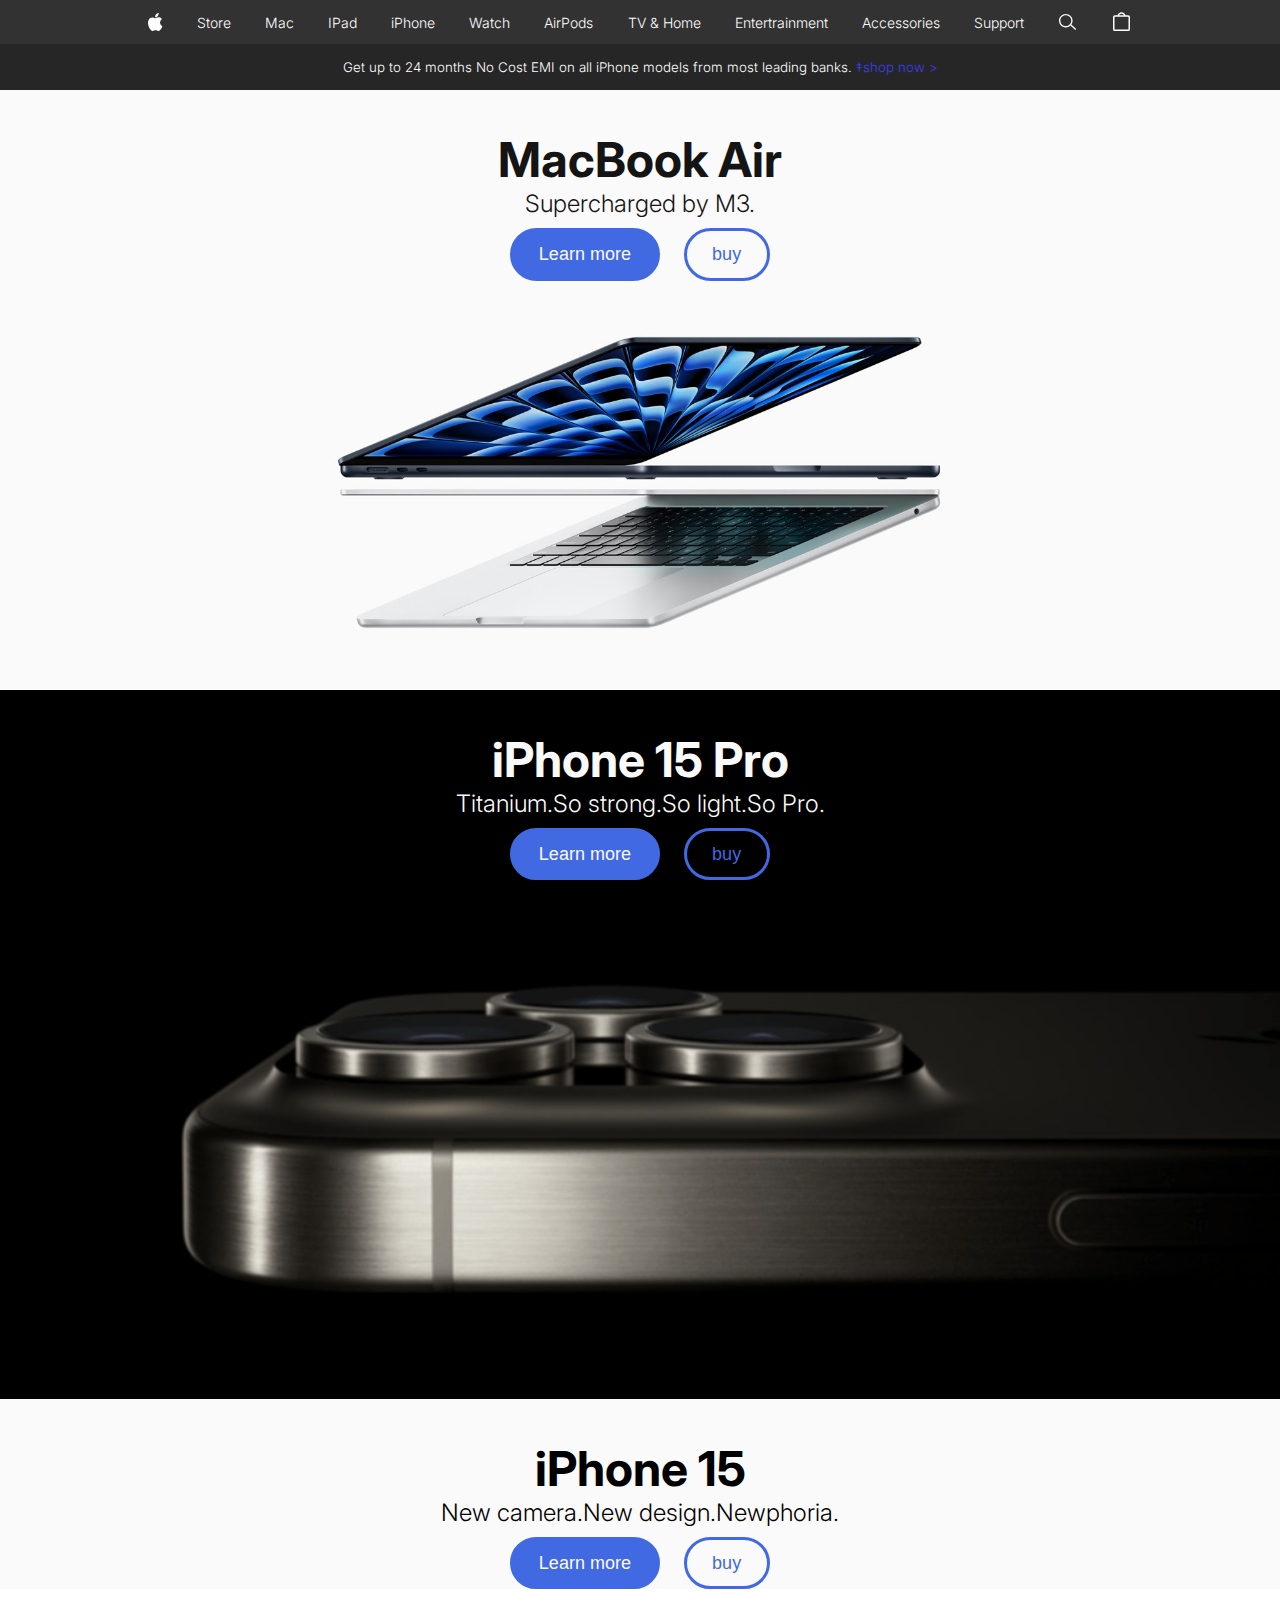
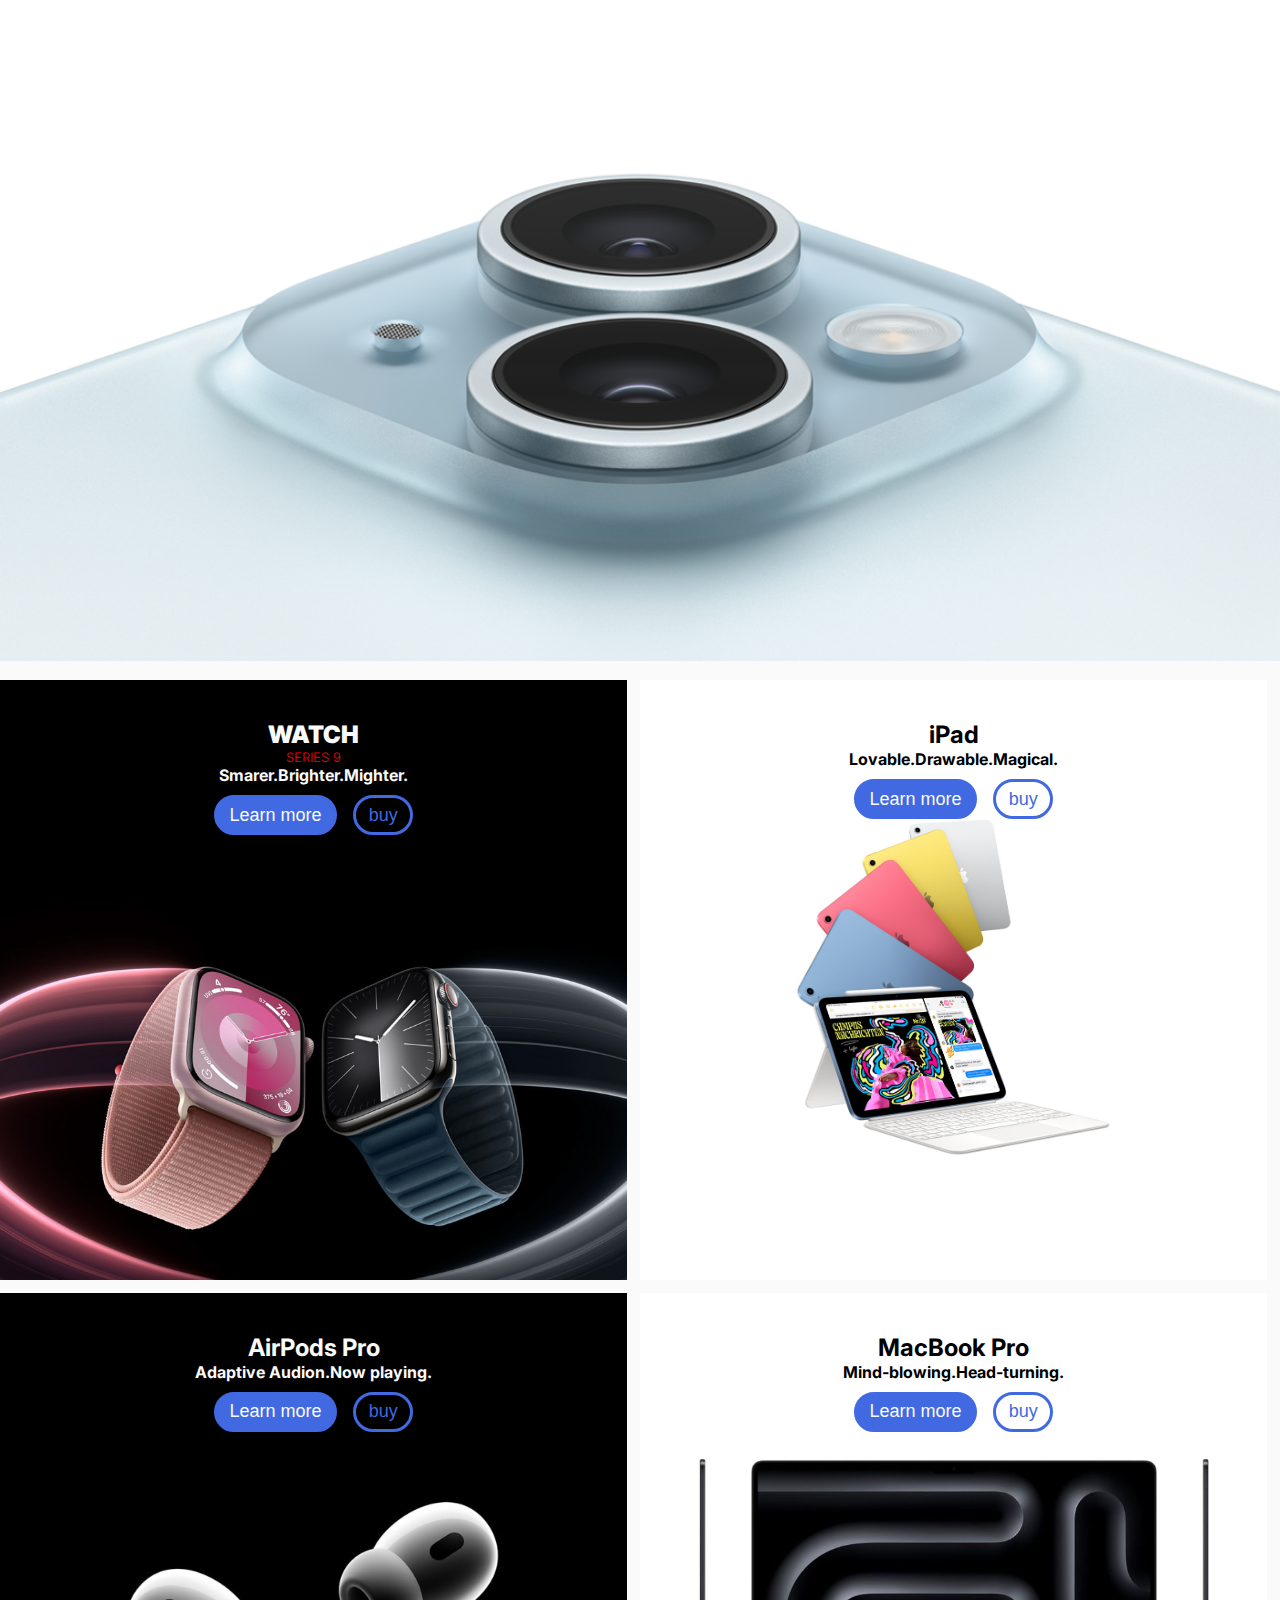
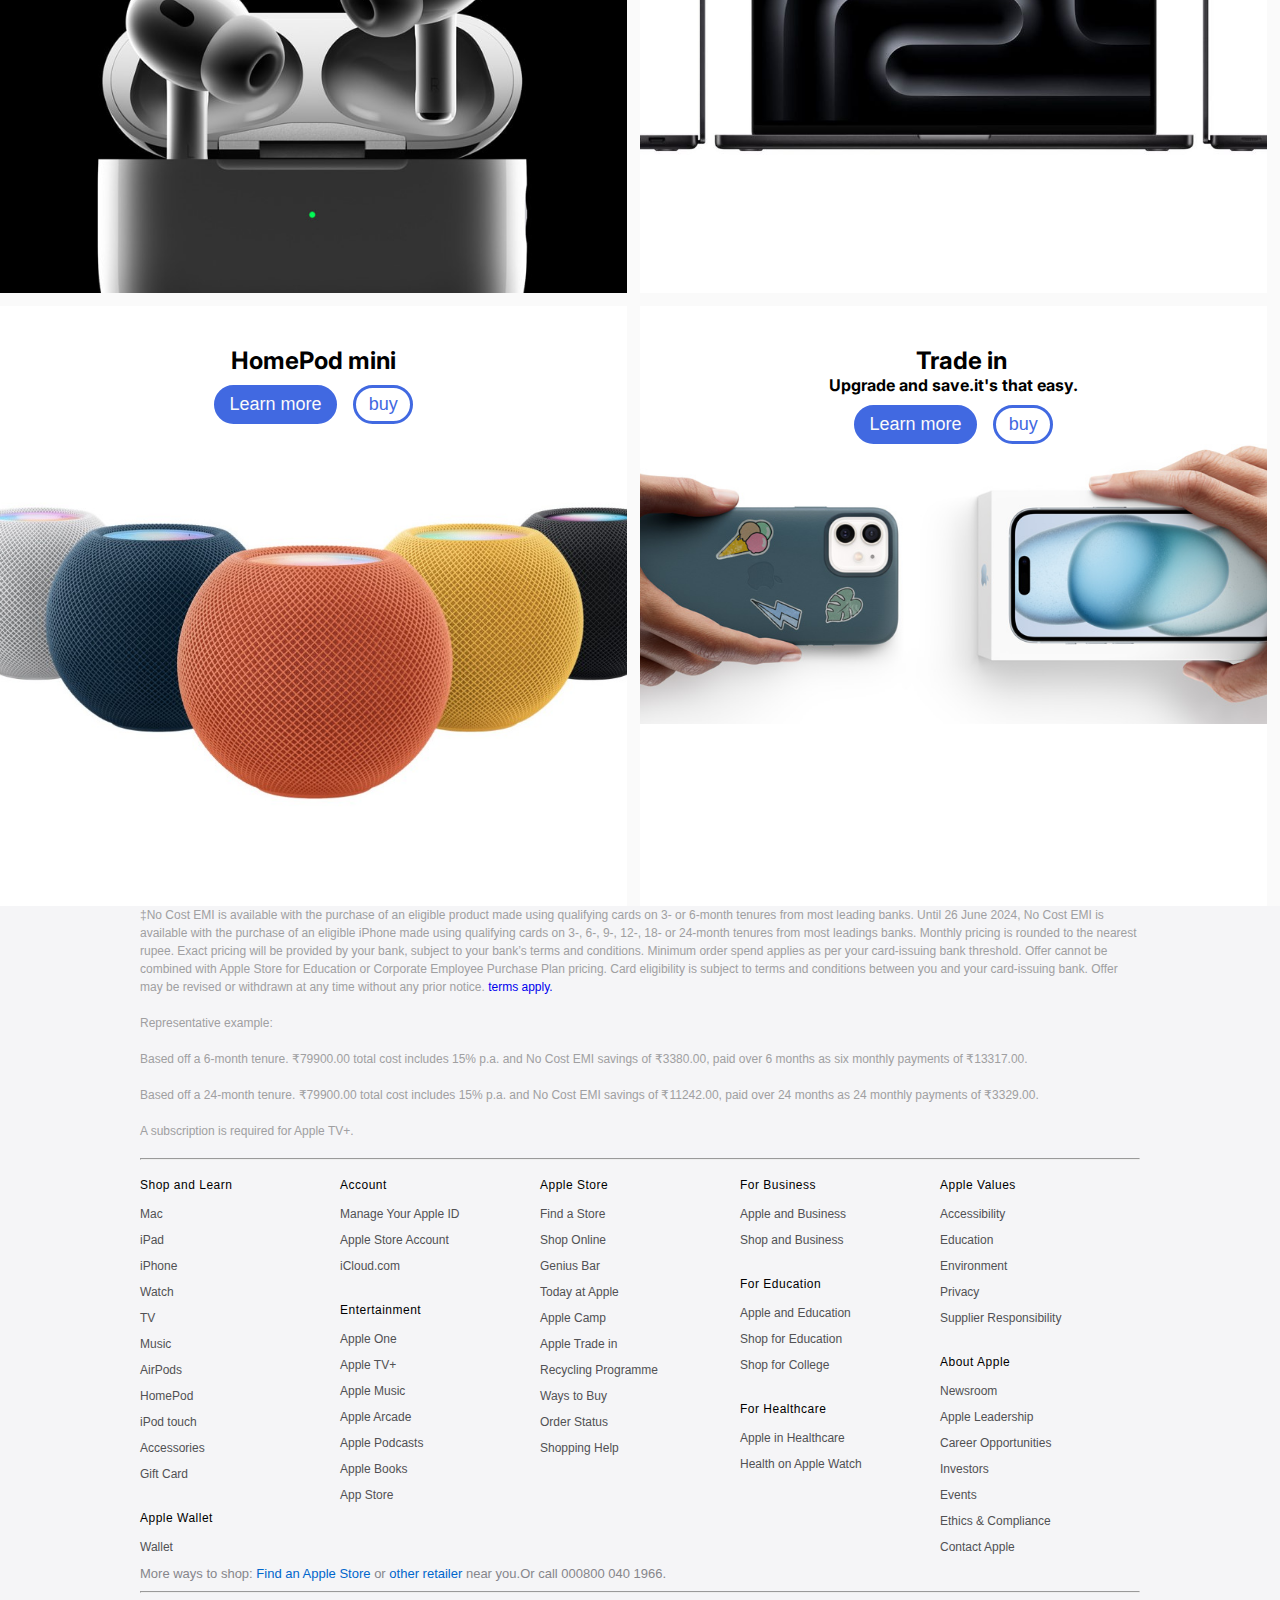
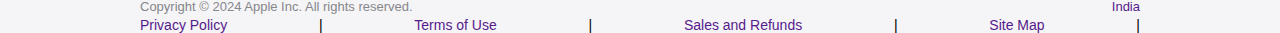
<file: index.html>
<!DOCTYPE html>
<html lang="en">
  <head>
    <meta charset="UTF-8" />
    <meta name="viewport" content="width=device-width, initial-scale=1.0" />
    <title>Document</title>
    <link rel="preconnect" href="https://fonts.gstatic.com" />
    <link
      href="https://fonts.googleapis.com/css2?family=Inter:wght@300;400&display=swap"
      rel="stylesheet"
    />
    <link rel="stylesheet" href="Style.css" />
    <link rel="stylesheet" href="Style1.css" />
    <link rel="stylesheet" href="font.css" />
    <script src="main.js"></script>
  </head>
  <body>
    <div class="nav-container">
      <nav>
        <ul class="mobile-nav">
          <li>
            <div class="menu-icon-container">
              <div class="menu-icon">
                <span class="line-1"></span>
                <span class="line-2"></span>
              </div>
            </div>
          </li>

          <li>
            <a href="#" class="link-logo"></a>
          </li>

          <li>
            <a href="" class="link-bag"></a>
          </li>
        </ul>

        <ul class="desktop-nav">
          <li>
            <a href="#" class="link-logo"></a>
          </li>
          <li>
            <a href="# ">Store</a>
            <div class="megamenu">
              <div class="megamenuitem">
                <h5>Shop</h5>
                <ul>
                  <li>Shop the Market</li>
                  <li>Mac</li>
                  <li>IPad</li>
                  <li>IPhone</li>
                  <li>Apple Watch</li>
                  <li>Accessories</li>
                </ul>
              </div>
              <div class="megat">
                <h5>Quick links</h5>
                <ul>
                  <li>Find a store</li>
                  <li>Order Status</li>
                  <li>Ways to buys</li>
                </ul>
              </div>
              <div class="megat">
                <h5>Shop special Stores</h5>
                <ul>
                  <li>Education</li>
                  <li>Business</li>
                </ul>
              </div>
            </div>
          </li>
          <li>
            <a href="# ">Mac</a>
            <div class="megamenu">
              <div class="megamenuitem">
                <h5>Explore Mac</h5>
                <ul>
                  <li>Explore All Mac</li>
                  <li>Macbook Air</li>
                  <li>Macbook Pro</li>
                  <li>IMac</li>
                  <li>Mac mini</li>
                  <li>Mac Studio</li>
                  <li>Mac Pro</li>
                  <li>Display</li>
                </ul>
                <h5>Compare Mac</h5>
                <h5>Mac Does that</h5>
              </div>
              <div class="megat">
                <h5>Shop Mac</h5>
                <ul>
                  <li>Shop Mac</li>
                  <li>Mac Accessories</li>
                  <li>Ways to Buy</li>
                </ul>
              </div>
              <div class="megat">
                <h5>More from Mac</h5>
                <ul>
                  <li>Mac Support</li>
                  <li>AppleCare+ for Mac</li>
                  <li>MacOs Sonoma</li>
                  <li>Apps by Apple</li>
                  <li>Continuity</li>
                  <li>iCloud+</li>
                  <li>Mac for Business</li>
                  <li>Education</li>
                </ul>
              </div>
            </div>
          </li>
          <li>
            <a href="# ">IPad</a>
            <div class="megamenu">
              <div class="megamenuitem">
                <h5>Explore IPad</h5>
                <ul>
                  <li>Explore All IPad</li>
                  <li>IPad Air</li>
                  <li>IPad Pro</li>
                  <li>IPad</li>
                  <li>IPad mini</li>
                  <li>Apple Pencil</li>
                  <li>keyboards</li>
                </ul>
                <h5>Compare IPad</h5>
                <h5>Why IPad</h5>
              </div>
              <div class="megat">
                <h5>Shop IPad</h5>
                <ul>
                  <li>Shop IPad</li>
                  <li>IPad Accessories</li>
                  <li>Ways to Buy</li>
                </ul>
              </div>
              <div class="megat">
                <h5>More from IPad</h5>
                <ul>
                  <li>IPad Support</li>
                  <li>AppleCare+ for IPad</li>
                  <li>IPadOS 17</li>
                  <li>Apps by Apple</li>
                  <li>iCloud+</li>
                  <li>Education</li>
                </ul>
              </div>
            </div>
          </li>
          <li>
            <a href="# ">iPhone</a>
            <div class="megamenu">
              <div class="megamenuitem">
                <h5>Explore IPhone</h5>
                <ul>
                  <li>Explore All IPhone</li>
                  <li>IPhone 15 Pro</li>
                  <li>IPhone 15</li>
                  <li>IPhone 14</li>
                  <li>IPhone 13</li>
                  <li>IPhone SE</li>
                </ul>
                <h5>Compare IPhone</h5>
                <h5>Switch from Android</h5>
              </div>
              <div class="megat">
                <h5>Shop IPhone</h5>
                <ul>
                  <li>Shop IPhone</li>
                  <li>IPhone Accessories</li>
                  <li>Apple Trade In</li>
                  <li>Ways to Buy</li>
                </ul>
              </div>
              <div class="megat">
                <h5>More from IPhone</h5>
                <ul>
                  <li>IPhone Support</li>
                  <li>AppleCare+ for IPhone</li>
                  <li>IOS 17</li>
                  <li>Apps by Apple</li>
                  <li>IPhone Privacy</li>
                  <li>iCloud+</li>
                  <li>Wallet</li>
                  <li>Siri</li>
                </ul>
              </div>
            </div>
          </li>
          <li>
            <a href="# ">Watch</a>
            <div class="megamenu">
              <div class="megamenuitem">
                <h5>Explore Watch</h5>
                <ul>
                  <li>Explore All Watch</li>
                  <li>Apple Watch Series 9</li>
                  <li>Apple Watch Ultra 2</li>
                  <li>Apple Watch SE</li>
                  <li>Apple Watch Nike</li>
                </ul>
                <h5>Compare Watch</h5>
                <h5>My Apple Watch</h5>pple
              </div>
              <div class="megat">
                <h5>Shop Watch</h5>
                <ul>
                  <li>Shop Apple Watch</li>
                  <li>Apple Watch Straps</li>
                  <li>Apple Watch Accessories</li>
                  <li>Ways to Buy</li>
                </ul>
              </div>
              <div class="megat">
                <h5>More from Watch</h5>
                <ul>
                  <li>Apple Watch Support</li>
                  <li>AppleCare+</li>
                  <li>watchOS 10</li>
                  <li>Apps by Apple</li>
                </ul>
              </div>
            </div>
          </li>
          <li>
            <a href="# ">AirPods</a>
            <div class="megamenu">
              <div class="megamenuitem">
                <h5>Explore AirPods</h5>
                <ul>
                  <li>Explore All AirPods</li>
                  <li>AirPods Pro 2nd generation</li>
                  <li>AirPods 2nd generation</li>
                  <li>AirPods 3rd generation</li>
                  <li>AirPods Max</li>
                </ul>
                <h5>Compare AirPods</h5>
              </div>
              <div class="megat">
                <h5>Shop AirPods</h5>
                <ul>
                  <li>Shop AirPods</li>
                  <li>AirPods Accessories</li>
                </ul>
              </div>
              <div class="megat">
                <h5>More from AirPods</h5>
                <ul>
                  <li>AirPods Support</li>
                  <li>AppleCare+ for Headphones</li>
                  <li>Apple Music</li>
                </ul>
              </div>
            </div>
          </li>
          <li>
            <a href="# ">TV & Home</a>
            <div class="megamenu">
              <div class="megamenuitem">
                <h5>Explore TV & Home</h5>
                <ul>
                  <li>Explore TV & Home</li>
                  <li>Apple TV 4k</li>
                  <li>HomePod</li>
                  <li>HomePod mini</li>
                </ul>
              </div>
              <div class="megat">
                <h5>Shop TV & Home</h5>
                <ul>
                  <li>Shop Apple TV 4k</li>
                  <li>Shop HomePod</li>
                  <li>Shop HomePod mini</li>
                  <li>Shop Siri Remote</li>
                  <li>TV & Home Accessories</li>
                </ul>
              </div>
              <div class="megat">
                <h5>More from TV & Home</h5>
                <ul>
                  <li>Apple TV Support</li>
                  <li>HomePod Support</li>
                  <li>AppleCare+</li>
                  <li>Apple TV App</li>
                  <li>Apple TV+</li>
                  <li>Home App</li>
                  <li>Apple Music</li>
                  <li>Siri</li>
                  <li>AirPlay</li>
                </ul>
              </div>
            </div>
          </li>
          <li>
            <a href="# ">Entertrainment</a>
            <div class="megamenu">
              <div class="megamenuitem">
                <h5>Explore Entertrainment</h5>
                <ul>
                  <li>Explore Entertrainment</li>
                  <li>Apple One</li>
                  <li>Apple TV+</li>
                  <li>Apple Music</li>
                  <li>Apple Arcade</li>
                  <li>Apple Podcasts</li>
                  <li>Apple Books</li>
                  <li>App Store</li>
                </ul>
              </div>
              <div class="megat">
                <h5>Support</h5>
                <ul>
                  <li>Apple TV+Spport</li>
                  <li>Apple Music Support</li>
                </ul>
              </div>
            </div>
          </li>
          <li>
            <a href="# ">Accessories</a>
            <div class="megamenu">
              <div class="megamenuitem">
                <h5>Shop Accessories</h5>
                <ul>
                  <li>Shop All Accessories</li>
                  <li>Mac</li>
                  <li>IPad</li>
                  <li>IPhone</li>
                  <li>Apple Watch</li>
                  <li>AirPods</li>
                  <li>TV & Home</li>
                </ul>
              </div>
              <div class="megat">
                <h5>Explore Accessories</h5>
                <ul>
                  <li>Made By Apple</li>
                  <li>AirTag</li>
                </ul>
              </div>
            </div>
          </li>
          <li>
            <a href="# ">Support</a>
            <div class="megamenu">
              <div class="megamenuitem">
                <h5>Explore Support</h5>
                <ul>
                  <li>IPhone</li>
                  <li>Mac</li>
                  <li>IPad</li>
                  <li>Watch</li>
                  <li>AirPods</li>
                  <li>Music</li>
                  <li>Tv</li>
                </ul>
                <h5>Explore Support</h5>
              </div>
              <div class="megat">
                <h5>Get Help</h5>
                <ul>
                  <li>Community</li>
                  <li>Check Coverage</li>
                  <li>Repair</li>
                  <li>Contact Us</li>
                </ul>
              </div>
              <div class="megat">
                <h5>Helpful Topics</h5>
                <ul>
                  <li>Get AppleCare+</li>
                  <li>Apple ID & Password</li>
                  <li>Billing & Subscriptions</li>
                  <li>Find Me</li>
                </ul>
              </div>
            </div>
          </li>

          <li>
            <a href="#" class="link-search"></a>
          </li>
          <li>
            <a href="#" class="link-bag"></a>
          </li>
        </ul>
      </nav>

      <!-- End of navigation menu items -->

      <div class="search-container hide">
        <div class="link-search"></div>
        <div class="search-bar">
          <form action="">
            <input type="text" placeholder="Search apple.com" />
          </form>
        </div>
        <div class="link-close"></div>

        <div class="quick-links">
          <h2>Quick Links</h2>
          <ul>
            <li>
              <a href="#">Visiting an Apple Store FAQ</a>
            </li>
            <li>
              <a href="#">Shop Apple Store Online</a>
            </li>
            <li>
              <a href="#">Accessories</a>
            </li>
            <li>
              <a href="#">AirPods</a>
            </li>
            <li>
              <a href="#">AirTag</a>
            </li>
          </ul>
        </div>
      </div>

      <div class="mobile-search-container">
        <div class="link-search"></div>
        <div class="search-bar">
          <form action="">
            <input type="text" placeholder="Search apple.com" />
          </form>
        </div>
        <span class="cancel-btn">Cancel</span>

        <div class="quick-links">
          <h2>Quick Links</h2>
          <ul>
            <li>
              <a href="#">Visiting an Apple Store FAQ</a>
            </li>
            <li>
              <a href="#">Shop Apple Store Online</a>
            </li>
            <li>
              <a href="#">Accessories</a>
            </li>
            <li>
              <a href="#">AirPods</a>
            </li>
            <li>
              <a href="#">AirTag</a>
            </li>
          </ul>
        </div>
      </div>
    </div>

    <div class="overlay"></div>
    <div id="offer">
      
    <div>Get up to 24 months No Cost EMI on all iPhone models from most leading banks.<a href="#"> ‡shop now ></a></div>

    </div>
    <div class="Mac">
      <h1 id="Mach1">MacBook Air</h1>
      <p id="Mach">Supercharged by M3.</p>
      <div id="buybutton">
      <button >Learn more</button>  &nbsp;&nbsp;   <button id="buy">buy</button></div>
      <div id="Macmain">
        <img id=main-img src="./img/macbookair.jpg" />
      </div>
    </div>
    <div class="iphone15pro">
      <h1 id="Mach1">iPhone 15 Pro</h1>
      <p id="Mach2">Titanium.So strong.So light.So Pro.</p>
      <div id="buybutton">
        <button >Learn more</button>  &nbsp;&nbsp;   <button id="buy">buy</button></div>
      <div id="Macimg"><img id="main-img2" src="./img/iphone 15.png"  /></div>
    </div>
    <div class="iphone15">
      <h1 id="Mach1">iPhone 15</h1>
      <p id="Mach2">New camera.New design.Newphoria.</p>
      <div id="buybutton">
        <button >Learn more</button>  &nbsp;&nbsp;   <button id="buy">buy</button></div>
      <div id="Macimg1"><img src="./img/iphone 1.png"  /></div>
    </div>
    <div class="box">
      <div class="watch">
        <h2 id="Mach2"><b>WATCH</b></h2>
        <p style="color: red;font-size: small;">SERIES 9</p>
        <h3 id="h3">Smarer.Brighter.Mighter.</h3>
        <div id="buybutton">
          <button >Learn more</button>  &nbsp;&nbsp;   <button id="buy">buy</button></div>
        <img id="images1" src="./img/wat.jpg" />
      </div>
      <div class="watch2">
        <h2>iPad</h2>
        <h3 id="h3">Lovable.Drawable.Magical.</h3>
        <div id="buybutton">
          <button >Learn more</button>  &nbsp;&nbsp;   <button id="buy">buy</button></div>
        <img id="images2"src="./img/ipad.jpg" />
      </div>
    </div>
    <div class="box">
      <div class="watch">
        <h2 id="AirPods">AirPods Pro</h2>
        <h3 id="h3">Adaptive Audion.Now playing.</h3>
        <div id="buybutton">
          <button >Learn more</button>  &nbsp;&nbsp;   <button id="buy">buy</button></div>
        <img id="images3"src="./img/airpods pro.jpg" />
      </div>
      <div class="watch2">
        <h2 id="AirPods">MacBook Pro</h2>
        <h3 id="h3">Mind-blowing.Head-turning.</h3>
        <div id="buybutton">
          <button >Learn more</button>  &nbsp;&nbsp;   <button id="buy">buy</button></div>
        <img id="images4"src="./img/Macbook pro.jpg" />
      </div>
    </div>
    <div class="box">
      <div class="watch2">
        <h2 id="AirPods">HomePod mini</h2>
        <div id="buybutton">
          <button >Learn more</button>  &nbsp;&nbsp;   <button id="buy">buy</button></div>
        <img id="images5" src="./img/homepod.jpg" />
      </div>
      <div class="watch2">
        <h2 id="AirPods"><a><img src="img/apple-logo.svg"></a>Trade in</h2>
        <h3 id="tradein">Upgrade and save.it's that easy.</h3>
        <div id="buybutton">
          <button >Learn more</button>  &nbsp;&nbsp;   <button id="buy">buy</button></div>
        <img id="images6" src="./img/trade_in.jpg" />
      </div>
    </div>
    <footer>
      <div class="footermargin">
      <div class="footertext">
         
          <div>
            ‡No Cost EMI is available with the purchase of an eligible product made using qualifying cards on 3- or 6-month tenures from most leading banks. Until 26 June 2024, No Cost EMI is available with the purchase of an eligible iPhone made using qualifying cards on 3-, 6-, 9-, 12-, 18- or 24-month tenures from most leadings banks. Monthly pricing is rounded to the nearest rupee. Exact pricing will be provided by your bank, subject to your bank’s terms and conditions. Minimum order spend applies as per your card-issuing bank threshold. Offer cannot be combined with Apple Store for Education or Corporate Employee Purchase Plan pricing. Card eligibility is subject to terms and conditions between you and your card-issuing bank. Offer may be revised or withdrawn at any time without any prior notice. <a href="#"
              > terms apply.</a
            >
          </div><br>
            
          <div>
            Representative example:
          </div><br>
          <div>Based off a 6-month tenure. ₹79900.00 total cost includes 15% p.a. and No Cost EMI savings of ₹3380.00, paid over 6 months as six monthly payments of ₹13317.00.</div>
          <br>
          <div>Based off a 24-month tenure. ₹79900.00 total cost includes 15% p.a. and No Cost EMI savings of ₹11242.00, paid over 24 months as 24 monthly payments of ₹3329.00.</div>
          <br>
          <div>A subscription is required for Apple TV+.</div>
          <br>  
          <hr />
        </div>
       
      <div class="footer__links">
          <div class="footer__links--column">
            <div class="footer__links--column-title">Shop and Learn</div>
            <a href="">Mac</a>
            <a href="">iPad</a>
            <a href="">iPhone</a>
            <a href="">Watch</a>
            <a href="">TV</a>
            <a href="">Music</a>
            <a href="">AirPods</a>
            <a href="">HomePod</a>
            <a href="">iPod touch</a>
            <a href="">Accessories</a>
            <a href="">Gift Card</a>
            <div class="footer__links--column-title">Apple Wallet</div>
            <a href="">Wallet</a>
          </div>
  
          <div class="footer__links--column">
              <div class="footer__links--column-title">Account</div>
              <a href="">Manage Your Apple ID</a>
              <a href="">Apple Store Account</a>
              <a href="">iCloud.com</a>
            <div class="footer__links--column-title">Entertainment</div>
            <a href="">Apple One</a>
            <a href="">Apple TV+</a>
            <a href="">Apple Music</a>
            <a href="">Apple Arcade</a>
            <a href="">Apple Podcasts</a>
            <a href="">Apple Books</a>
            <a href="">App Store</a>
           
          </div>
  
          <div class="footer__links--column">
            <div class="footer__links--column-title">Apple Store</div>
            <a href="">Find a Store</a>
            <a href="">Shop Online</a>
            <a href="">Genius Bar</a>
            <a href="">Today at Apple</a>
            <a href="">Apple Camp</a>
            <a href="">Apple Trade in</a>
            <a href="">Recycling Programme</a>
            <a href="">Ways to Buy</a>
            <a href="">Order Status</a>
            <a href="">Shopping Help</a>
          </div>
  
          <div class="footer__links--column">
            <div class="footer__links--column-title">For Business</div>
            <a href="">Apple and Business</a>
            <a href="">Shop and Business</a>
            <div class="footer__links--column-title">For Education</div>
            <a href="">Apple and Education</a>
            <a href="">Shop for Education</a>
            <a href="">Shop for College</a>
            <div class="footer__links--column-title">For Healthcare</div>
            <a href="">Apple in Healthcare</a>
            <a href="">Health on Apple Watch</a>
            
          </div>
  
          <div class="footer__links--column">
            <div class="footer__links--column-title">Apple Values</div>
            <a href="">Accessibility</a>
            <a href="">Education</a>
            <a href="">Environment</a>
            <a href="">Privacy</a>
            <a href="">Supplier Responsibility</a>
            <div class="footer__links--column-title">About Apple</div>
            <a href="">Newsroom</a>
            <a href="">Apple Leadership</a>
            <a href="">Career Opportunities</a>
            <a href="">Investors</a>
            <a href="">Events</a>
            <a href="">Ethics & Compliance</a>
            <a href="">Contact Apple</a>
          </div>
        </div>
         <div class="bottomtext">
        <div class="footer__more">
          More ways to shop: <a href="">Find an Apple Store</a> or
          <a href="">other retailer</a> near you.Or call 000800 040 1966.
        </div>
         <hr>
        <div class="footer__copyright">
          <p>Copyright © 2024 Apple Inc. All rights reserved.</p>
          <a href="">India</a>
        </div>
          <div class="links">
            <a href="">Privacy Policy</a>|
            <a href="">Terms of Use</a>|
            <a href="">Sales and Refunds</a>|
            <a href="">Site Map</a>|
          </div>
        
      </div>
      </div>
    </div>
    </footer>
    
  </body>
</html>
</file>
<file: Style.css>
body {
  width: 100%;
  font-family: SF pro;
  background-color: #fafafa;
}

.megamenu {
  position: absolute;
  top: 100%;
  opacity: 1;
  visibility: hidden;
  flex-wrap: wrap;
  width: 100%;
  transition: 0.5s;
  display: flex;
  left: 0px;
  background-color: white;
  box-shadow: 0px 10px 2px 3px lightslategray;
}

nav > ul > li:hover .megamenu {
  opacity: 1;
  top: 100%;
  visibility: visible;
}
.megamenuitem {
  flex-basis: 25%;
  margin: 1.5%;
}
.megamenuitem ul li {
  list-style: none;
  padding: 7px;
  font-weight: bold;
  font-size: 24px;
}
.megamenuitem h5 {
  padding: 10px;
  background: white;
  font-weight: lighter;
  font-size: 12px;
}
.megat ul li {
  list-style: none;
  padding: 7px;
  font-weight: bold;
  font-size: 14px;
}
.megat h5 {
  padding: 10px;
  background: white;
  font-weight: lighter;
  font-size: 15px;
}
/* input,
div,
span,
a {
  -webkit-tap-highlight-color: rgba(0, 0, 0, 0);
} */
#offer {
  font-size: smaller;
  margin-top: 0;
  background-color: rgb(38, 38, 38);
  color: white;
  padding-top: 15px;
  padding-bottom: 15px;
  text-align: center;
}
#offer a {
  color: rgb(61, 61, 240);
}

.Mac {
  color: rgb(21, 20, 20);
  width: 100%;
  text-align: center;
  font-size: x-large;
  margin-top: 40px;
}
button {
  padding-left: 2%;
  padding-right: 2%;
  padding-top: 1%;
  padding-bottom: 1%;
  font-size: large;
  color: #fafafa;
  background-color: royalblue;
  border: solid royalblue;
  border-radius: 40px;
}
#buybutton {
  margin-top: 10px;
}
#buy {
  padding-left: 2%;
  padding-right: 2%;
  background-color: transparent;
  color: royalblue;
}
#buy:hover {
  background-color: royalblue;
  color: #fafafa;
}
#Mach1 {
  width: 100%;
}

#Macmain {
  width: 100%;
}
#Macmain img {
  width: 60%;
  height: 50%;
}
#Macimg,
#Macimg1 {
  width: 100%;

  object-fit: cover;
}
#Macimg > img {
  width: 100%;
  height: 120%;
}
#Macimg1 > img {
  width: 100%;
  height: 120%;
}
h3 {
  font-size: medium;
}
.iphone15pro {
  font-size: x-large;
  background-color: black;
  color: #fafafa;
  padding-top: 40px;
  width: 100%;
  text-align: center;
}
.iphone15 {
  font-size: x-large;
  padding-top: 40px;
  width: 100%;
  text-align: center;
}
.box {
  width: 100%;
  display: flex;
  margin-top: 1%;
}
.watch {
  width: 50%;
  height: 600px;
  background-color: black;
  color: #fafafa;
  text-align: center;
  overflow: hidden;
  padding-top: 40px;
  margin-right: 1%;
}

#images1 {
  height: 100%;
  width: 100%;
  object-fit: cover;
  object-position: center;
}
.watch2 {
  width: 50%;
  height: 600px;
  background-color: white;
  text-align: center;
  padding-top: 40px;
  margin-right: 1%;
}
#images2 {
  justify-content: center;
  width: 50%;
  height: 60%;
}
#images3 {
  width: 100%;
  object-fit: cover;
  height: 110%;
}
#images4 {
  width: 100%;
  height: 60%;
  object-fit: cover;
}
#images5 {
  width: 100%;
  object-fit: cover;
  height: 80%;
}
#images6 {
  width: 100%;
  object-fit: cover;
  height: 50%;
}

footer {
  font-family: "Roboto", sans-serif;
  font-size: 14px;
  background-color: #f5f5f7;
}
.footermargin {
  margin-right: 140px;
  margin-left: 140px;
}
.footertext {
  font-family: "Roboto", sans-serif;
  font-size: 12px;
  font-weight: 50;
  line-height: 18px;
  color: #9f9fa1;
  -webkit-box-sizing: border-box;
  box-sizing: border-box;
  background-color: #f5f5f7;
}

a {
  text-decoration: none;
  font-weight: 300;
}

a:hover {
  text-decoration: underline;
}

.footer {
  width: 100%;
  height: 810px;
  background: var(--white);
  display: -webkit-box;
  display: -ms-flexbox;
  display: flex;
  -webkit-box-pack: center;
  -ms-flex-pack: center;
  justify-content: center;
}

.footer__wrapper {
  width: 970px;
}

.footer ul {
  font-size: 12px;
  list-style: none;
  color: #86868b;
  border-bottom: 1px solid var(--greyLight);
}

.footer ul li {
  margin: 15px 0;
  letter-spacing: 0.1px;
}

.footer__links {
  width: 100%;
  display: -webkit-box;
  display: -ms-flexbox;
  display: flex;
}

.footer__links--column {
  width: 200px;
  display: -webkit-box;
  display: -ms-flexbox;
  display: flex;
  -webkit-box-orient: vertical;
  -webkit-box-direction: normal;
  -ms-flex-direction: column;
  flex-direction: column;
}

.footer__links--column-title {
  font-weight: 400;
  font-size: 12px;
  margin-top: 18px;
  margin-bottom: 15px;
  letter-spacing: 0.5px;
  color: black;
}

.footer__links--column a {
  font-size: 12px;
  color: #515154;
  margin-bottom: 12px;
}

.footer__more {
  font-size: 13px;
  color: #86868b;
  padding-bottom: 10px;
  border-bottom: 1px solid var(--greyLight);
}

.footer__more a {
  color: #06c;
}

.footer__copyright {
  width: 100%;
  height: 20px;
  display: -webkit-box;
  display: -ms-flexbox;
  display: flex;
  -webkit-box-align: center;
  -ms-flex-align: center;
  align-items: center;
  -webkit-box-pack: justify;
  -ms-flex-pack: justify;
  justify-content: space-between;
  font-size: 13px;
  color: #86868b;
  margin-top: 4px;
  position: relative;
}

.footer__copyright .links {
  position: absolute;
  top: 50%;
  left: 50%;
  -webkit-transform: translate(-50%, -50%);
  transform: translate(-50%, -50%);
}

.footer__copyright .links a {
  padding: 0 10px;
  color: #515154;
  border-left: 1px solid var(--greyLight);
}

.footer__copyright .links a:nth-child(1) {
  border: none;
}
.links {
  display: flex;
  justify-content: space-between;
}

/*# sourceMappingURL=style.css.map */

/* media query starts here  */
@media screen and (max-width: 735px) {
  #offer {
    font-size: x-small;
  }

  #main-img {
    content: url("./img/Macbook2.png");
  }
  #main-img2 {
    content: url("./img/Iphone15proside.jpg");
  }
  #Macmain {
    width: 100%;
  }
  #Macmain img {
    width: 100%;
    height: 100%;
  }
  #Macimg {
    width: 100%;

    /* object-fit: cover; */
  }
  #Macimg > img {
    width: 50%;
    height: 100%;
  }
  #Mach1 {
    font-size: xx-large;
  }
  #Mach {
    font-size: large;
  }
  #Mach2 {
    font-size: large;
  }

  .box {
    width: 100%;
    flex-direction: column;
  }
  .watch {
    width: 100%;
    height: 100%;
    text-align: center;
    padding-top: 2%;
  }
  .watch2 {
    width: 100%;
    height: 100%;
    padding-top: 2%;
    text-align: center;
  }
  h3 {
    font-size: small;
  }
  footer {
    font-family: "Roboto", sans-serif;
    font-size: smaller;
  }
  .footermargin {
    margin-left: 0;
    margin-right: 0;
  }
  .footertext {
    margin-left: 0;
    margin-right: 0;
    font-size: 12px;
  }
  .footer__links {
    margin-left: 0px;
    margin-right: 0px;
  }
  .footer__links,
  .footer__more,
  .footer__copyright,
  .links {
    font-size: small;
  }

  .footer__links--column > a {
    text-decoration: none;
    color: black;
  }
  .footer__links--column > a:hover {
    text-decoration: underline;
  }
  .footer__links--column-title {
    background-color: grey;
  }
  .bottomtext {
    margin-left: 0px;
    margin-right: 0px;
  }
  hr {
    display: none;
  }

  .links {
    display: flex;
    justify-content: space-between;
  }
}
/* ends here */
</file>
<file: Style1.css>
*,
*::after,
*::before {
  margin: 0;
  padding: 0;
  box-sizing: border-box;
}

body {
  font-family: "Inter", sans-serif;
  font-weight: 300;
  overflow-y: scroll;
}

/* Desktop Nav */

.nav-container {
  background: rgba(0, 0, 0, 0.8);
  height: 44px;
  z-index: 300;
  position: relative;
  left: 0;
  top: 0;
  right: 0;
}

.nav-container nav {
  width: 1000px;
  margin: 0 auto;
  padding: 0 8px;
  height: 100%;
}

nav .desktop-nav {
  display: flex;
  justify-content: space-between;
  align-items: center;
  list-style: none;
}

nav .desktop-nav li a {
  color: #fff;
  text-decoration: none;
  font-size: 14px;
}

.link-logo {
  background: url("img/apple-logo.svg");
  display: block;
  background-position: center;
  height: 44px;
  width: 15px;
  background-repeat: no-repeat;
}

.link-search {
  background: url("img/search-icon.svg");
  display: block;
  background-position: center;
  background-size: 18px;
  height: 44px;
  width: 20px;
  background-repeat: no-repeat;
}

.link-bag {
  background: url("img/bag-icon.svg");
  display: block;
  background-position: center;
  background-size: 17px;
  height: 44px;
  width: 20px;
  background-repeat: no-repeat;
}

.link-close {
  background: url("img/close-icon.svg");
  display: block;
  background-position: center;
  background-size: 17px;
  height: 44px;
  width: 20px;
  background-repeat: no-repeat;
}

/* Search Container */

.search-container.hide {
  opacity: 0;
  pointer-events: none;
}

.search-container {
  width: 60%;
  margin: 0 auto;
  padding: 0 42px;
  position: fixed;
  top: 0;
  left: 0;
  right: 0;
  z-index: 200;
}

.search-container .link-search {
  position: absolute;
  left: 12px;
  opacity: 0.5;
}

.search-container .link-close {
  position: absolute;
  top: 0;
  right: 12px;
  opacity: 0.5;
  cursor: pointer;
  transition: all 400ms;
}

.search-container .link-close:hover {
  opacity: 0.7;
}

.search-container form {
  width: 100%;
  margin: 0 auto;
}

.search-container form input {
  width: 100%;
  height: 44px;
  border: 0;
  outline: none;
  background: transparent;
  color: #fff;
  font-family: "Inter", sans-serif;
  font-size: 17px;
}

/* Overlay */

.overlay.show {
  position: fixed;
  background: rgba(0, 0, 0, 0.48);
  width: 100%;
  height: 100vh;
  left: 0;
  top: 0;
  z-index: 100;
}

/* Quick Links */

.search-container .quick-links {
  background: #fff;
  position: absolute;
  left: 0;
  right: 0;
  padding: 16px 8px;
  border-radius: 0 0 16px 16px;
}

.search-container .quick-links h2 {
  text-transform: uppercase;
  font-size: 12px;
  color: #6e6e73;
  margin: 0 32px;
  margin-top: 10px;
}

.search-container .quick-links ul {
  list-style: none;
  margin-top: 12px;
}

.search-container .quick-links ul li a {
  display: inline-block;
  width: 100%;
  padding: 8px 50px;
  font-size: 14px;
  color: #1d1d1f;
  text-decoration: none;
  font-weight: 400;
}

.search-container .quick-links ul li a:hover {
  background: #f5f5f5;
  color: #2997ff;
}

/* Desktop Nav Animation */

.desktop-nav li {
  transition: all 400ms ease;
}

.desktop-nav.hide li {
  opacity: 0;
  transform: scale(0.8);
  pointer-events: none;
}

/* Overlay Animation */

.overlay {
  transition: all 400ms ease;
}

/* Navigation Menu Items Transition Delay */

.desktop-nav li:nth-of-type(1),
.desktop-nav.hide li:nth-of-type(10) {
  transition-delay: 0ms;
}

.desktop-nav li:nth-of-type(2),
.desktop-nav.hide li:nth-of-type(9) {
  transition-delay: 30ms;
}

.desktop-nav li:nth-of-type(3),
.desktop-nav.hide li:nth-of-type(8) {
  transition-delay: 60ms;
}

.desktop-nav li:nth-of-type(4),
.desktop-nav.hide li:nth-of-type(7) {
  transition-delay: 90ms;
}

.desktop-nav li:nth-of-type(5),
.desktop-nav.hide li:nth-of-type(6) {
  transition-delay: 120ms;
}

.desktop-nav li:nth-of-type(6),
.desktop-nav.hide li:nth-of-type(5) {
  transition-delay: 150ms;
}

.desktop-nav li:nth-of-type(7),
.desktop-nav.hide li:nth-of-type(4) {
  transition-delay: 180ms;
}

.desktop-nav li:nth-of-type(8),
.desktop-nav.hide li:nth-of-type(3) {
  transition-delay: 210ms;
}

.desktop-nav li:nth-of-type(9),
.desktop-nav.hide li:nth-of-type(2) {
  transition-delay: 240ms;
}

.desktop-nav li:nth-of-type(10),
.desktop-nav.hide li:nth-of-type(1) {
  transition-delay: 270ms;
}

/* Search Container Animation */

.search-container form,
.search-container .link-search {
  opacity: 1;
  transform: translateX(0);
  transition: all 400ms ease;
  transition-delay: 300ms;
}

.search-container.hide form,
.search-container.hide .link-search {
  opacity: 0;
  transform: translateX(50px);
}

.search-container .link-search {
  opacity: 0.6;
}

.search-container.hide .link-close {
  opacity: 0;
}

.search-container .link-close {
  opacity: 0.5;
  transition: all 400ms ease;
  transition-delay: 400ms;
}

.search-container.hide .quick-links h2 {
  opacity: 0;
  transform: translateX(50px);
}

.search-container .quick-links h2 {
  opacity: 1;
  transform: translateX(0);
  transition: all 400ms ease;
  transition-delay: 100ms;
}

.search-container.hide .quick-links ul li {
  transform: translateX(60px);
  opacity: 0;
}

.search-container .quick-links ul li {
  opacity: 1;
  transform: translateX(0);
  transition: all 400ms ease;
}

.search-container .quick-links ul li:nth-of-type(1) {
  transition-delay: 120ms;
}

.search-container .quick-links ul li:nth-of-type(2) {
  transition-delay: 140ms;
}

.search-container .quick-links ul li:nth-of-type(3) {
  transition-delay: 160ms;
}

.search-container .quick-links ul li:nth-of-type(4) {
  transition-delay: 180ms;
}

.search-container .quick-links ul li:nth-of-type(5) {
  transition-delay: 200ms;
}

/* Hidden Items */

.mobile-nav,
.mobile-search-container {
  display: none;
}

/* Media Queries */

@media (max-width: 1100px) {
  .nav-container nav {
    width: 100%;
    padding: 0 32px;
  }
}

@media (max-width: 768px) {
  .nav-container .desktop-nav {
    flex-direction: column;
    position: fixed;
    top: 0;
    left: 0;
    width: 100%;
    height: 0vh;
    background: #000;
    justify-content: start;
    overflow: hidden;
    z-index: -1;
    transition: all 1000ms ease;
  }

  .nav-container.active .desktop-nav {
    height: 100vh;
  }

  .nav-container .desktop-nav li {
    width: 100%;
    padding: 0 32px;
  }

  .nav-container .desktop-nav li:first-child {
    margin-top: 120px;
  }

  .nav-container .desktop-nav .link-logo,
  .nav-container .desktop-nav .link-search,
  .nav-container .desktop-nav .link-bag {
    display: none;
  }

  .nav-container .desktop-nav li a {
    padding: 16px 0;
    display: inline-block;
    border-bottom: 1px solid #616161;
    width: 100%;
    font-size: 17px;
    transform: translateY(-80px);
    opacity: 0;
    transition: all 700ms ease;
  }

  .nav-container.active .desktop-nav li a {
    transform: translateY(0);
    opacity: 1;
  }

  /* Mobile Nav */

  nav .mobile-nav {
    display: flex;
    width: 100%;
    justify-content: space-between;
    list-style: none;
  }

  nav .menu-icon-container {
    width: 20px;
    height: 44px;
    display: flex;
    align-items: center;
    cursor: pointer;
  }

  nav .menu-icon {
    position: relative;
    width: 100%;
  }

  nav .menu-icon .line-1,
  nav .menu-icon .line-2 {
    position: absolute;
    height: 1px;
    width: 100%;
    background: #fff;
    transition-property: transform, top;
    transition-delay: 0ms, 160ms;
    transition-duration: 200ms;
  }

  nav .menu-icon .line-1 {
    top: -4px;
  }

  nav .menu-icon .line-2 {
    top: 4px;
  }

  .nav-container.active nav .menu-icon-container .menu-icon .line-1 {
    top: 0;
    transform: rotateZ(45deg);
    transition-property: top, transform;
    transition-delay: 0ms, 160ms;
    transition-duration: 200ms;
  }

  .nav-container.active nav .menu-icon-container .menu-icon .line-2 {
    top: 0;
    transform: rotateZ(-45deg);
    transition-property: top, transform;
    transition-delay: 0ms, 160ms;
    transition-duration: 200ms;
  }

  /* Bag Icon Animation */

  .nav-container.active .mobile-nav .link-bag {
    transform: translateY(8px);
    opacity: 0;
    pointer-events: none;
  }

  .nav-container .mobile-nav .link-bag {
    transition: all 1000ms ease;
  }

  /* Search Box */

  .mobile-search-container input {
    width: 100%;
    padding: 12px 36px;
    font-family: "Inter", sans-serif;
    font-size: 17px;
    background: #1b1b1b;
    border: 0;
    color: #fff;
    border-radius: 8px;
    outline: none;
  }

  .mobile-search-container {
    position: relative;
    padding: 0 16px;
    margin-top: -30px;
    border-bottom: 1px solid #616161;
    display: flex;
    padding-bottom: 16px;
    align-items: center;
    transform: rotateX(90deg);
    opacity: 0;
    transition: all 600ms ease;
  }

  .nav-container.active .mobile-search-container {
    transform: rotateX(0deg);
    margin-top: 10px;
    opacity: 1;
  }

  .mobile-search-container .link-search {
    position: absolute;
    left: 24px;
    opacity: 0.5;
    background-size: 15px;
  }

  /* Nav Move Up */

  .nav-container nav.move-up {
    margin-top: -40px;
  }

  /* Cancel Button */

  .mobile-search-container .cancel-btn {
    color: #2997ff;
    font-size: 17px;
    font-weight: 400;
    cursor: pointer;
    width: 0px;
    overflow: hidden;
    transition: all 400ms ease;
  }

  .mobile-search-container .search-bar.active + .cancel-btn {
    padding: 0 16px;
    width: 74px;
  }

  .mobile-search-container .search-bar {
    flex: 1;
  }

  /* Desktop Nav Move Down */

  nav .desktop-nav.move-down li:first-child {
    margin-top: 150px;
  }

  nav .desktop-nav.move-down li {
    opacity: 0;
    pointer-events: none;
  }

  /* Quick Links */

  .mobile-search-container .search-bar.active ~ .quick-links {
    top: 80px;
    opacity: 1;
    pointer-events: auto;
    transition-delay: 40ms;
  }

  .mobile-search-container .quick-links {
    position: absolute;
    left: 0;
    right: 0;
    padding: 0 32px;
    opacity: 0;
    pointer-events: none;
    top: 10px;
    transition: all 400ms ease;
  }

  .mobile-search-container .quick-links ul {
    list-style: none;
  }

  .mobile-search-container .quick-links h2 {
    color: #86868b;
    font-size: 12px;
    text-transform: uppercase;
    font-weight: 400;
  }

  .mobile-search-container .quick-links ul li a {
    padding: 16px 0;
    display: inline-block;
    text-decoration: none;
    color: #fff;
    font-size: 14px;
    font-weight: 400;
    border-bottom: 1px solid #616161;
    width: 100%;
  }

  .mobile-search-container .quick-links ul li a:hover {
    color: #2997ff;
  }

  /* Nav Animation */

  .nav-container nav {
    transition: all 400ms ease;
  }
}
.megamenu {
  position: absolute;
  top: 100%;
  opacity: 0;
  visibility: hidden;
  flex-wrap: wrap;
  width: 100%;
  transition: 2s;
  display: flex;
  left: 0px;
  box-shadow: 0px 10px 2px 3px lightslategray;
}

nav > ul > li:hover .megamenu {
  opacity: 1;
  top: 100%;
  visibility: visible;
}
.megamenuitem {
  flex-basis: 25%;
  margin: 1.5%;
}
.megamenuitem ul li {
  list-style: none;
  padding: 7px;
  font-weight: bold;
  font-size: 24px;
}
.megamenuitem h5 {
  padding: 10px;
  background: white;
  font-weight: lighter;
  font-size: 12px;
}
.megat ul li {
  list-style: none;
  padding: 7px;
  font-weight: bold;
  font-size: 14px;
}
.megat h5 {
  padding: 10px;
  background: white;
  font-weight: lighter;
  font-size: 15px;
}
input,
div,
span,
a {
  -webkit-tap-highlight-color: rgba(0, 0, 0, 0);
}
</file>
<file: font.css>
@font-face {
  font-family: SF-Pro-Display-Regular;
  src: url(/fonts/SF-Pro-Display-Regular.otf);
}
@font-face {
  font-family: SF Pro Display;
  src: url(/fonts/SF-Pro-Rounded-Bold.otf);
}
</file>
